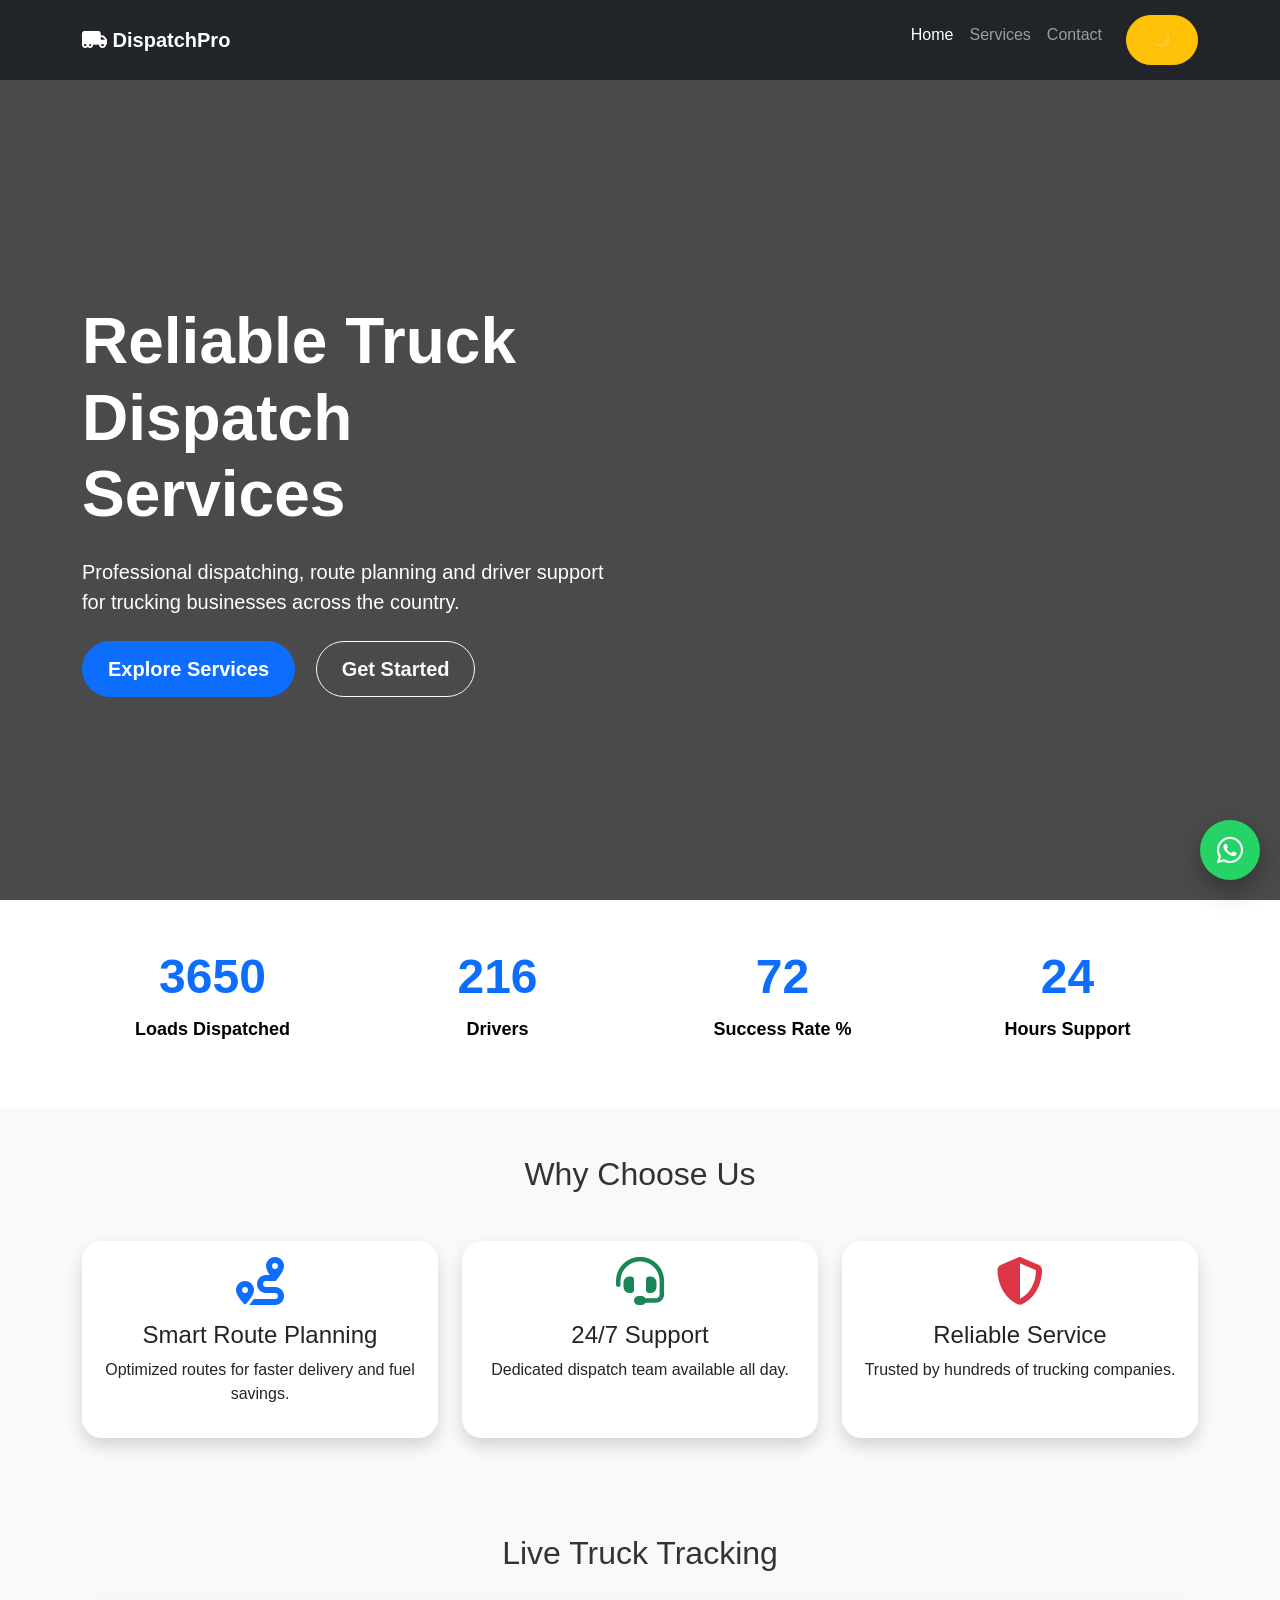
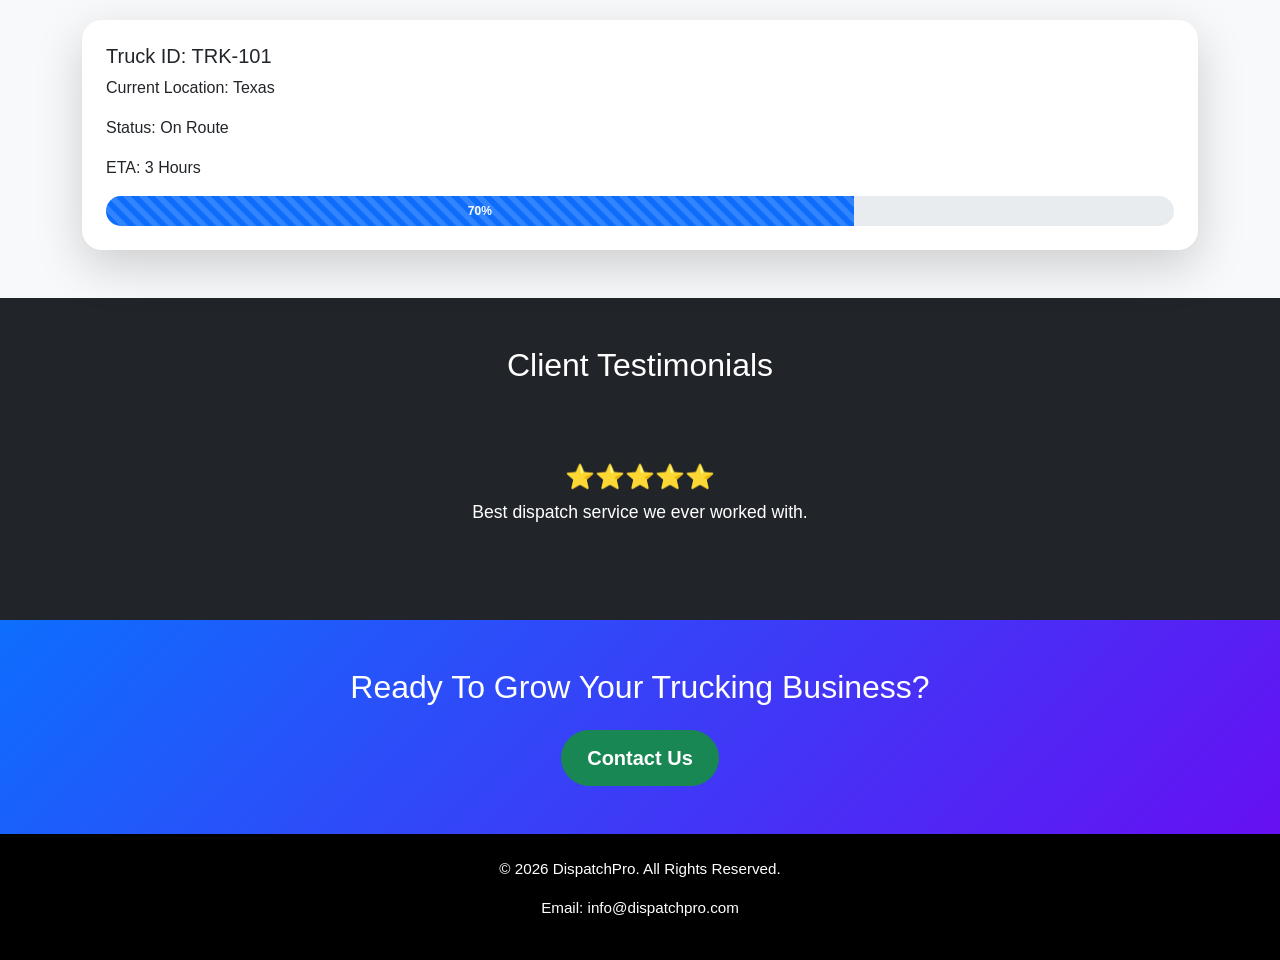
<file: index.html>
<!DOCTYPE html>
<html lang="en">
<head>
<meta charset="UTF-8">
<meta name="viewport" content="width=device-width, initial-scale=1.0">

<title>Truck Dispatch Pro</title>

<link href="https://cdn.jsdelivr.net/npm/bootstrap@5.3.3/dist/css/bootstrap.min.css" rel="stylesheet">
<link href="https://cdnjs.cloudflare.com/ajax/libs/font-awesome/6.5.1/css/all.min.css" rel="stylesheet">
<link rel="stylesheet" href="style.css">

</head>
<body>

<!-- NAVBAR -->

<nav class="navbar navbar-expand-lg navbar-dark bg-dark fixed-top">
<div class="container">

<a class="navbar-brand fw-bold" href="#">
<i class="fas fa-truck-moving"></i> DispatchPro
</a>

<button class="navbar-toggler" data-bs-toggle="collapse" data-bs-target="#navMenu">
<span class="navbar-toggler-icon"></span>
</button>

<div class="collapse navbar-collapse" id="navMenu">

<ul class="navbar-nav ms-auto">

<li class="nav-item">
<a class="nav-link active" href="index.html">Home</a>
</li>

<li class="nav-item">
<a class="nav-link" href="services.html">Services</a>
</li>

<li class="nav-item">
<a class="nav-link" href="contact.html">Contact</a>
</li>

<li class="nav-item ms-3">
<button id="themeBtn" class="btn btn-warning">
🌙
</button>
</li>

</ul>

</div>

</div>
</nav>

<!-- HERO -->

<section class="hero">

<div class="container">

<div class="row align-items-center">

<div class="col-lg-6">

<h1 class="display-3 fw-bold">
Reliable Truck Dispatch Services
</h1>

<p class="lead mt-4">
Professional dispatching, route planning and driver support
for trucking businesses across the country.
</p>

<div class="mt-4">

<a href="services.html" class="btn btn-primary btn-lg me-3">
Explore Services
</a>

<a href="contact.html" class="btn btn-outline-light btn-lg">
Get Started
</a>

</div>

</div>



</div>

</div>

</section>

<!-- STATS -->

<section class="stats py-5">

<div class="container">

<div class="row text-center">

<div class="col-md-3">
<h2 class="counter" data-target="5000">0</h2>
<p>Loads Dispatched</p>
</div>

<div class="col-md-3">
<h2 class="counter" data-target="250">0</h2>
<p>Drivers</p>
</div>

<div class="col-md-3">
<h2 class="counter" data-target="98">0</h2>
<p>Success Rate %</p>
</div>

<div class="col-md-3">
<h2 class="counter" data-target="24">0</h2>
<p>Hours Support</p>
</div>

</div>

</div>

</section>

<!-- WHY US -->

<section class="py-5 bg-light">

<div class="container">

<h2 class="text-center mb-5">
Why Choose Us
</h2>

<div class="row g-4">

<div class="col-md-4">

<div class="card h-100 shadow">

<div class="card-body text-center">

<i class="fas fa-route fa-3x text-primary mb-3"></i>

<h4>Smart Route Planning</h4>

<p>
Optimized routes for faster delivery and fuel savings.
</p>

</div>

</div>

</div>

<div class="col-md-4">

<div class="card h-100 shadow">

<div class="card-body text-center">

<i class="fas fa-headset fa-3x text-success mb-3"></i>

<h4>24/7 Support</h4>

<p>
Dedicated dispatch team available all day.
</p>

</div>

</div>

</div>

<div class="col-md-4">

<div class="card h-100 shadow">

<div class="card-body text-center">

<i class="fas fa-shield-alt fa-3x text-danger mb-3"></i>

<h4>Reliable Service</h4>

<p>
Trusted by hundreds of trucking companies.
</p>

</div>

</div>

</div>

</div>

</div>

</section>

<!-- TRACKING DEMO -->

<section class="py-5">

<div class="container">

<h2 class="text-center mb-5">
Live Truck Tracking
</h2>

<div class="card shadow-lg">

<div class="card-body p-4">

<h5>Truck ID: TRK-101</h5>

<p>Current Location: Texas</p>

<p>Status: On Route</p>

<p>ETA: 3 Hours</p>

<div class="progress">

<div
class="progress-bar progress-bar-striped progress-bar-animated"
style="width:70%">
70%
</div>

</div>

</div>

</div>

</div>

</section>

<!-- TESTIMONIALS -->

<section class="bg-dark text-white py-5">

<div class="container">

<h2 class="text-center mb-5">
Client Testimonials
</h2>

<div id="testimonialSlider"
class="carousel slide"
data-bs-ride="carousel">

<div class="carousel-inner">

<div class="carousel-item active">

<div class="text-center">

<h4>⭐⭐⭐⭐⭐</h4>

<p>
Best dispatch service we ever worked with.
</p>

</div>

</div>

<div class="carousel-item">

<div class="text-center">

<h4>⭐⭐⭐⭐⭐</h4>

<p>
Excellent communication and route planning.
</p>

</div>

</div>

<div class="carousel-item">

<div class="text-center">

<h4>⭐⭐⭐⭐⭐</h4>

<p>
Highly professional dispatch team.
</p>

</div>

</div>

</div>

</div>

</div>

</section>

<!-- CTA -->

<section class="cta text-center py-5">

<div class="container">

<h2>
Ready To Grow Your Trucking Business?
</h2>

<a href="contact.html"
class="btn btn-success btn-lg mt-3">

Contact Us

</a>

</div>

</section>

<!-- FOOTER -->

<footer class="bg-black text-white py-4">

<div class="container text-center">

<p>
© 2026 DispatchPro. All Rights Reserved.
</p>

<p>
Email: info@dispatchpro.com
</p>

</div>

</footer>

<!-- WHATSAPP -->

<a href="#"
class="whatsapp">

<i class="fab fa-whatsapp"></i>

</a>

<script src="https://cdn.jsdelivr.net/npm/bootstrap@5.3.3/dist/js/bootstrap.bundle.min.js"></script>
<script src="main.js"></script>

</body>
</html>
</file>
<file: style.css>
/* GLOBAL */

*{
margin:0;
padding:0;
box-sizing:border-box;
scroll-behavior:smooth;
font-family:'Segoe UI',sans-serif;
}

body{
background:#f8f9fa;
color:#333;
overflow-x:hidden;
transition:.4s;
}

/* DARK MODE */

body.dark-mode{
background:#121212;
color:#fff;
}

body.dark-mode .card{
background:#1e1e1e;
color:white;
}

body.dark-mode .bg-light{
background:#1e1e1e !important;
}

body.dark-mode .navbar{
background:#000 !important;
}

/* NAVBAR */

.navbar{
padding:15px 0;
box-shadow:0 5px 15px rgba(0,0,0,.15);
}

.nav-link{
font-weight:500;
transition:.3s;
}

.nav-link:hover{
color:#0d6efd !important;
}

/* HERO */

.hero{
min-height:100vh;
display:flex;
align-items:center;
background:
linear-gradient(
rgba(0,0,0,.7),
rgba(0,0,0,.7)
),
url("https://images.unsplash.com/photo-1519003722824-194d4455a60c?w=1600");
background-size:cover;
background-position:center;
color:white;
padding-top:100px;
}

.hero h1{
animation:slideUp 1s ease;
}

.hero p{
animation:slideUp 1.4s ease;
}

.hero-img{
border-radius:20px;
box-shadow:0 15px 40px rgba(0,0,0,.3);
animation:float 4s ease-in-out infinite;
}

/* BUTTONS */

.btn{
border-radius:30px;
padding:12px 25px;
font-weight:600;
}

/* STATS */

.stats{
background:white;
}

.counter{
font-size:3rem;
font-weight:700;
color:#0d6efd;
}

/* CARDS */

.card{
border:none;
border-radius:20px;
overflow:hidden;
transition:.4s;
}

.card:hover{
transform:translateY(-10px);
box-shadow:0 15px 30px rgba(0,0,0,.15);
}

/* TRACKING */

.progress{
height:30px;
border-radius:30px;
overflow:hidden;
}

.progress-bar{
font-weight:bold;
}

/* TESTIMONIALS */

.carousel-item{
padding:30px;
}

.carousel-item p{
font-size:1.1rem;
}

/* CTA */

.cta{
background:
linear-gradient(
135deg,
#0d6efd,
#6610f2
);

color:white;
}

/* FOOTER */

footer{
font-size:.95rem;
}

/* WHATSAPP */

.whatsapp{
position:fixed;
right:20px;
bottom:20px;
width:60px;
height:60px;
background:#25D366;
color:white;
font-size:30px;
display:flex;
justify-content:center;
align-items:center;
border-radius:50%;
text-decoration:none;
box-shadow:0 10px 25px rgba(0,0,0,.3);
z-index:999;
transition:.3s;
}

.whatsapp:hover{
transform:scale(1.1);
color:white;
}

/* ANIMATIONS */

@keyframes slideUp{

from{
opacity:0;
transform:translateY(40px);
}

to{
opacity:1;
transform:translateY(0);
}

}

@keyframes float{

0%{
transform:translateY(0);
}

50%{
transform:translateY(-15px);
}

100%{
transform:translateY(0);
}

}

/* RESPONSIVE */

@media(max-width:991px){

.hero{
text-align:center;
padding:120px 20px;
}

.hero h1{
font-size:2.6rem;
}

.hero-img{
margin-top:40px;
}

}

@media(max-width:768px){

.counter{
font-size:2.2rem;
margin-top:20px;
}

.hero h1{
font-size:2rem;
}

}
.stats p{
    display:block !important;
    visibility:visible !important;
    opacity:1 !important;
    color:#000 !important;
    font-size:18px;
    font-weight:600;
    margin-top:10px;
    text-align:center;
}
</file>
